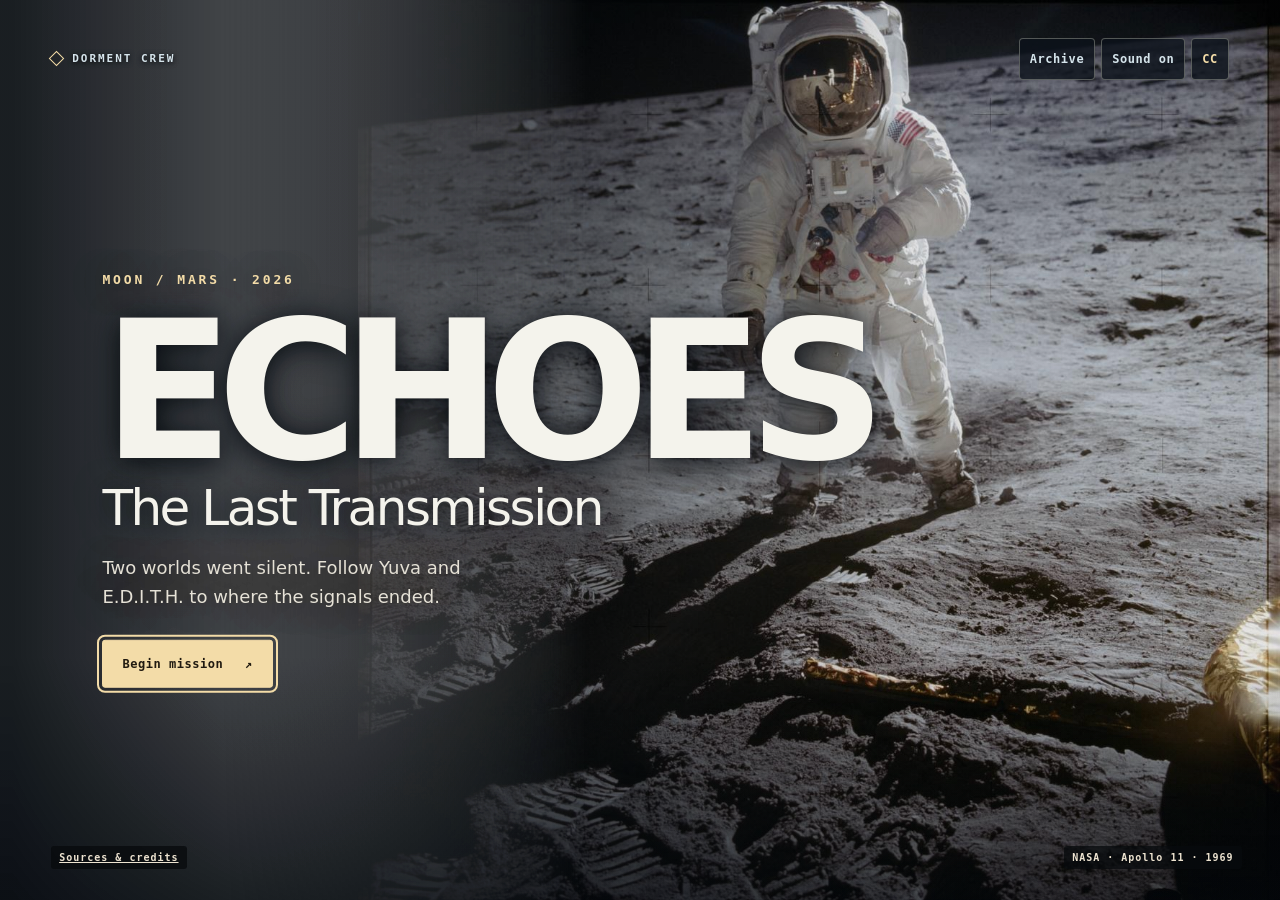
<file: index.html>
<!doctype html>
<html lang="en">
<head>
<meta charset="utf-8"><meta name="viewport" content="width=device-width, initial-scale=1, viewport-fit=cover">
<meta name="theme-color" content="#070c10"><meta name="description" content="Follow Yuva and E.D.I.T.H. from lunar night to the last signal on Mars. An interactive film grounded in NASA mission records.">
<title>ECHOES — The Last Transmission</title>
<link rel="stylesheet" href="cinematic/game.css"><link rel="stylesheet" href="cinematic/final.css?v=night">
<script defer src="cinematic/assets/three.min.js"></script>
<script defer src="cinematic/earth.js"></script><script defer src="cinematic/sky.js"></script>
<script defer src="cinematic/archive-data.js?v=terrain"></script><script defer src="cinematic/story.js?v=2026"></script><script defer src="cinematic/timings.js?v=2026"></script>
<script defer src="cinematic/lunar-terrain.js"></script>
<script defer src="cinematic/assets/final/model-loader.js"></script><script defer src="cinematic/actor.js?v=terrain"></script><script defer src="cinematic/models.js?v=terrain"></script><script defer src="cinematic/world.js?v=mars-day"></script><script defer src="cinematic/shots.js?v=2026"></script><script defer src="cinematic/direction.js?v=terrain"></script><script defer src="cinematic/panels.js?v=2026"></script><script defer src="cinematic/game.js?v=mars-day"></script>
</head>
<body>
<main id="screen" aria-label="ECHOES mission">
  <canvas id="world" aria-label="Animated mission view"></canvas>
  <video id="film" playsinline preload="none" hidden></video>
  <video id="interview-video" playsinline muted loop preload="none" aria-hidden="true" hidden></video>
  <div id="plate" aria-hidden="true" hidden></div>
  <div class="grade" aria-hidden="true"></div><div id="bars" class="bars" aria-hidden="true"></div>
  <div id="ambient-particles" aria-hidden="true" hidden></div>
  <div id="cut" aria-hidden="true"></div>
  <div id="visor" aria-hidden="true" hidden><span></span></div>
  <header class="top">
    <span class="wordmark"><i aria-hidden="true"></i> DORMENT CREW</span>
    <span id="feed" aria-live="polite"></span>
    <div class="tools"><button id="archive-open" type="button">Archive</button><button type="button" id="audio" aria-pressed="false" title="Mute or unmute">Sound on</button><button type="button" id="captions" aria-pressed="true" title="Toggle captions">CC</button><button type="button" id="pause" aria-label="Pause" title="Pause (Esc)" hidden>Ⅱ</button></div>
  </header>
  <section id="menu" aria-labelledby="title">
    <p class="overline">MOON / MARS · 2026</p>
    <h1 id="title">ECHOES</h1><p class="subtitle">The Last Transmission</p>
    <p class="premise">Two worlds went silent. Follow Yuva and E.D.I.T.H. to where the signals ended.</p>
    <button id="start" type="button" class="primary">Begin mission <span aria-hidden="true">↗</span></button>
    <button id="continue" type="button" class="secondary" hidden>Resume mission</button>
  </section>
  <a id="menu-sources" href="cinematic/credits.html">Sources &amp; credits</a>
  <span id="art-credit" hidden>AI-generated visual</span>
  <section id="cinema" aria-label="Film controls" hidden><div id="scene-name"></div><div class="time-track"><i id="time"></i></div><button id="skip" type="button">Skip scene <span aria-hidden="true">↗</span></button></section>
  <div id="chapter-card" aria-hidden="true" hidden>
    <span id="chapter-number"></span><strong id="chapter-title"></strong>
  </div>
  <div id="film-error" role="status" hidden><p>Video playback is unavailable.</p><button id="retry-film" type="button">Retry video</button></div>
  <a id="sky-credit" href="https://www.eso.org/public/images/eso0932a/" target="_blank" rel="noopener" hidden>ESO/S. Brunier · Milky Way panorama</a>
  <div id="news" hidden><span>ARCHIVE BROADCAST · NOV 2026</span><strong>Voyager 1</strong><p>One light-day from Earth</p></div>
  <a id="scene-credit" hidden target="_blank" rel="noopener"></a>
  <section id="hud" aria-label="Field controls" hidden>
    <div id="objective"><span id="actor"></span><strong id="target"></strong><div id="steps" aria-hidden="true"></div></div>
    <div id="marker" aria-hidden="true"><i></i><span></span></div>
    <span id="heading-arrow" aria-hidden="true">▲</span><div id="reticle" aria-hidden="true"></div>
    <p id="hint" role="status"></p>
    <button type="button" id="guide" title="Use the navigation tool">Navigate</button>
    <div id="touch"><div class="pad" aria-label="Movement controls"><button data-move="forward" type="button" aria-label="Move forward">↑</button><button data-move="left" type="button" aria-label="Move left">←</button><button data-move="back" type="button" aria-label="Move backward">↓</button><button data-move="right" type="button" aria-label="Move right">→</button></div><div class="pad turn" aria-label="Camera controls"><button data-move="turnLeft" type="button" aria-label="Turn left">↶</button><button data-move="turnRight" type="button" aria-label="Turn right">↷</button></div></div>
    <button type="button" id="interact" class="primary" hidden>Inspect</button>
    <p class="keyhelp"><kbd>W A S D</kbd> move <b>·</b> <kbd>Q / E</kbd> turn <b>·</b> <kbd>F</kbd> inspect <b>·</b> drag to look</p>
  </section>
  <div id="subtitles" aria-live="off" hidden><span id="speaker"></span><p id="speech"></p></div>
  <dialog id="archive" aria-labelledby="archive-title"><div class="archive-shell">
    <div class="dialog-head"><div><p class="overline">NASA MISSION RECORDS</p><h2 id="archive-title">Equipment archive</h2></div><button id="archive-close" type="button">Close</button></div>
    <div class="archive-grid"><nav id="archive-list" aria-label="Equipment records"></nav><article id="archive-detail" aria-live="polite"></article></div>
    <div class="archive-actions"><span id="archive-count"></span><button class="secondary" id="archive-next" type="button">Next record →</button><button class="secondary" id="inspection-film" type="button" hidden>Watch replay</button><button class="primary" id="archive-continue" type="button" hidden>Continue mission →</button></div>
  </div></dialog>
  <section id="interview" aria-labelledby="question" hidden><div class="interview-panel">
    <span class="overline" id="quiz-progress">EARTH · 2026</span><h2 id="question" tabindex="-1"></h2>
    <div id="answers"></div><p id="quiz-feedback" role="status"></p>
    <button type="button" class="secondary" id="quiz-clue">Show clue</button><button type="button" id="quiz-next" class="primary" hidden>Next question →</button>
  </div></section>
  <section id="end" aria-labelledby="end-title" hidden><p class="overline">EARTH · 2026</p><h2 id="end-title">Transmission complete.</h2><p id="scoreline"></p><button class="primary" id="again" type="button">Replay mission</button><a href="cinematic/credits.html">Sources &amp; credits</a></section>
  <div id="paused" role="dialog" aria-modal="true" aria-labelledby="paused-title" hidden><div><h2 id="paused-title">Mission paused</h2><button class="primary" id="resume" type="button">Resume</button></div></div>
</main>
<noscript>Enable JavaScript to play ECHOES.</noscript>
</body>
</html>
</file>
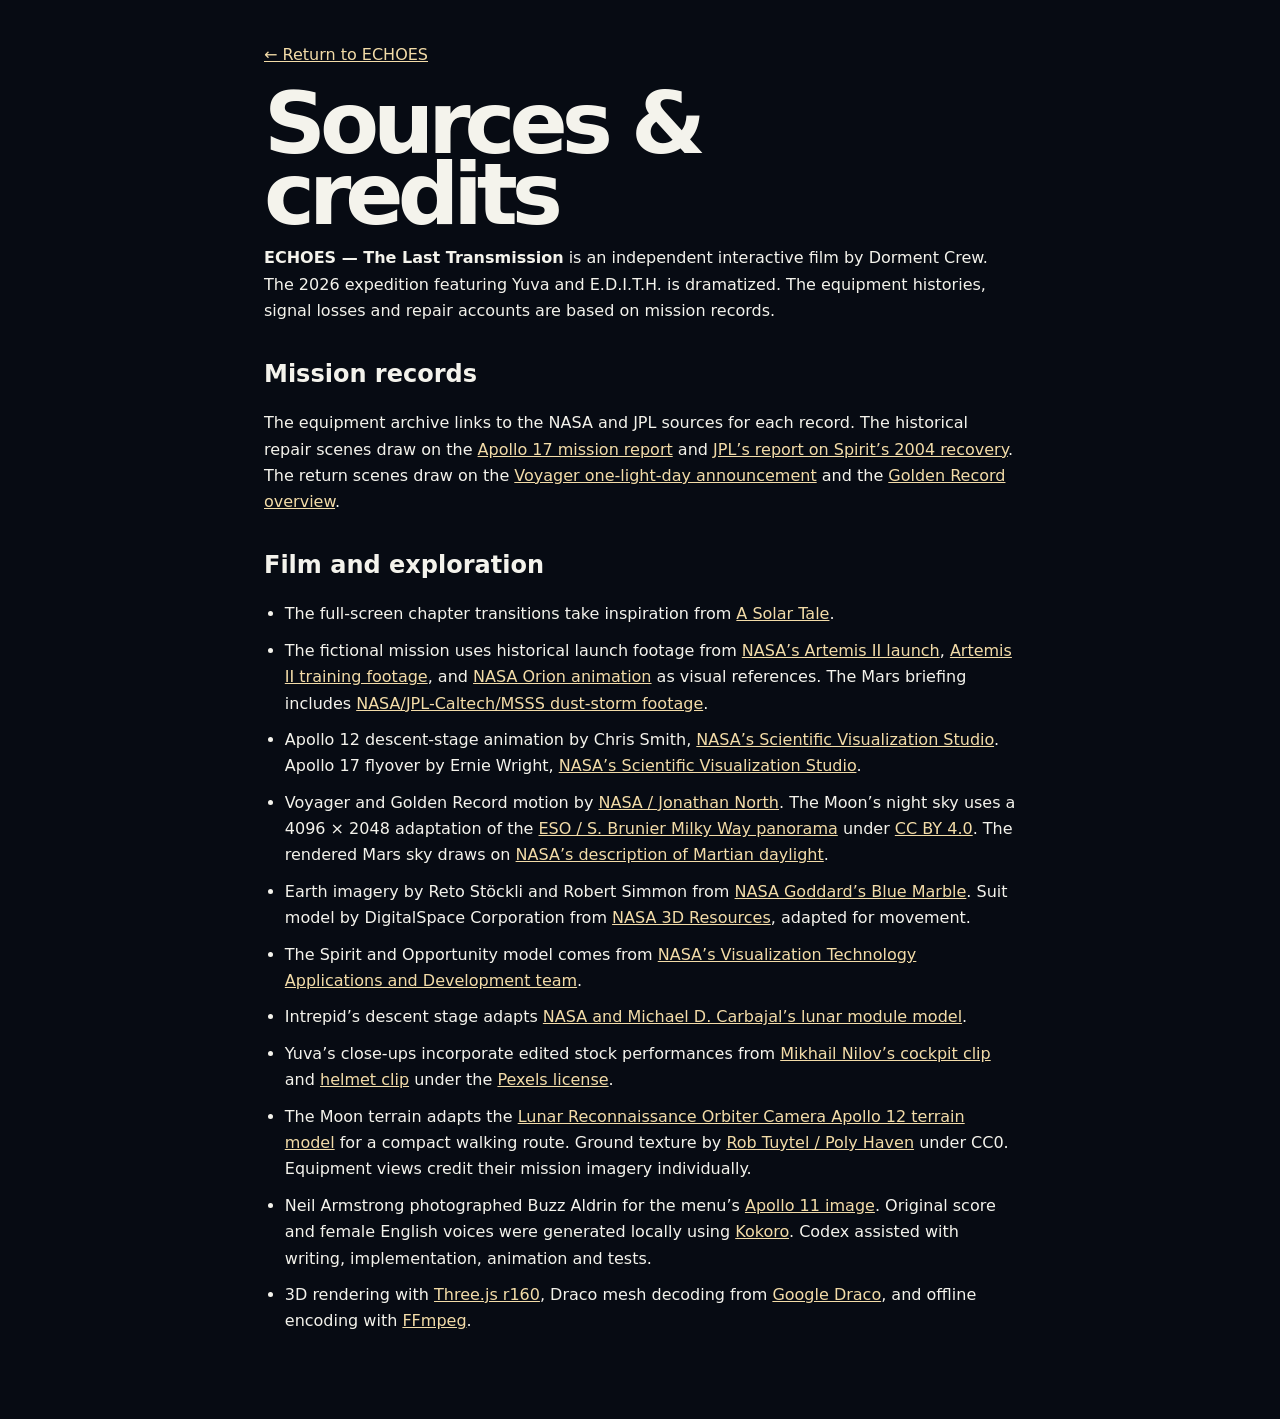
<file: cinematic/credits.html>
<!doctype html>
<html lang="en">
<head>
  <meta charset="utf-8">
  <meta name="viewport" content="width=device-width, initial-scale=1">
  <title>ECHOES · Sources &amp; Credits</title>
  <link rel="stylesheet" href="game.css">
  <link rel="stylesheet" href="final.css">
  <style>main{max-width:800px;margin:auto;padding:42px 24px 68px;line-height:1.65}h1{font-size:clamp(42px,8vw,86px);margin:20px 0 12px;letter-spacing:-.07em}h2{font-size:24px;margin:30px 0 8px}li{margin:10px 0}ul{padding-left:1.3em}</style>
</head>
<body>
<main>
  <a href="../index.html">← Return to ECHOES</a>
  <h1>Sources &amp; credits</h1>
  <p><strong>ECHOES — The Last Transmission</strong> is an independent interactive film by Dorment Crew. The 2026 expedition featuring Yuva and E.D.I.T.H. is dramatized. The equipment histories, signal losses and repair accounts are based on mission records.</p>
  <h2>Mission records</h2>
  <p>The equipment archive links to the NASA and JPL sources for each record. The historical repair scenes draw on the <a href="https://www.nasa.gov/wp-content/uploads/static/history/alsj/a17/A17_MissionReport.pdf">Apollo 17 mission report</a> and <a href="https://www.jpl.nasa.gov/news/mars-rover-spirit-restored-to-health/">JPL’s report on Spirit’s 2004 recovery</a>. The return scenes draw on the <a href="https://svs.gsfc.nasa.gov/15120/">Voyager one-light-day announcement</a> and the <a href="https://science.nasa.gov/mission/voyager/voyager-golden-record-overview/">Golden Record overview</a>.</p>
  <h2>Film and exploration</h2>
  <ul>
    <li>The full-screen chapter transitions take inspiration from <a href="https://a-solar-tale.netlify.app/">A Solar Tale</a>.</li>
    <li>The fictional mission uses historical launch footage from <a href="https://svs.gsfc.nasa.gov/31385/">NASA’s Artemis II launch</a>, <a href="https://images.nasa.gov/details/jsc2026m000006-Artemis_II_Lunar_Flyby_Photography_Training">Artemis II training footage</a>, and <a href="https://images.nasa.gov/details/Artemis_I_Orion_in_space_animation4K_2021">NASA Orion animation</a> as visual references. The Mars briefing includes <a href="https://svs.gsfc.nasa.gov/30983/">NASA/JPL-Caltech/MSSS dust-storm footage</a>.</li>
    <li>Apollo 12 descent-stage animation by Chris Smith, <a href="https://svs.gsfc.nasa.gov/10818/">NASA’s Scientific Visualization Studio</a>. Apollo 17 flyover by Ernie Wright, <a href="https://svs.gsfc.nasa.gov/4717/">NASA’s Scientific Visualization Studio</a>.</li>
    <li>Voyager and Golden Record motion by <a href="https://svs.gsfc.nasa.gov/15120/">NASA / Jonathan North</a>. The Moon’s night sky uses a 4096 × 2048 adaptation of the <a href="https://www.eso.org/public/images/eso0932a/">ESO / S. Brunier Milky Way panorama</a> under <a href="https://www.eso.org/public/outreach/copyright/">CC BY 4.0</a>. The rendered Mars sky draws on <a href="https://science.nasa.gov/solar-system/planets/mars/what-does-a-sunrise-sunset-look-like-on-mars/">NASA’s description of Martian daylight</a>.</li>
    <li>Earth imagery by Reto Stöckli and Robert Simmon from <a href="https://science.nasa.gov/earth/earth-observatory/the-blue-marble-true-color-global-imagery-at-1km-resolution/">NASA Goddard’s Blue Marble</a>. Suit model by DigitalSpace Corporation from <a href="https://science.nasa.gov/3d-resources/astronaut/">NASA 3D Resources</a>, adapted for movement.</li>
    <li>The Spirit and Opportunity model comes from <a href="https://science.nasa.gov/resource/mars-exploration-rovers-3d-model/">NASA’s Visualization Technology Applications and Development team</a>.</li>
    <li>Intrepid’s descent stage adapts <a href="https://science.nasa.gov/3d-resources/apollo-lunar-module/">NASA and Michael D. Carbajal’s lunar module model</a>.</li>
    <li>Yuva’s close-ups incorporate edited stock performances from <a href="https://www.pexels.com/video/a-female-astronaut-in-control-of-the-spacecraft-7664743/">Mikhail Nilov’s cockpit clip</a> and <a href="https://www.pexels.com/video/a-female-astronaut-in-a-space-suit-7664920/">helmet clip</a> under the <a href="https://www.pexels.com/license/">Pexels license</a>.</li>
    <li>The Moon terrain adapts the <a href="https://data.lroc.im-ldi.com/lroc/view_rdr_product/NAC_DTM_APOLLO12">Lunar Reconnaissance Orbiter Camera Apollo 12 terrain model</a> for a compact walking route. Ground texture by <a href="https://polyhaven.com/a/gravel_ground_01">Rob Tuytel / Poly Haven</a> under CC0. Equipment views credit their mission imagery individually.</li>
    <li>Neil Armstrong photographed Buzz Aldrin for the menu’s <a href="https://images.nasa.gov/details/as11-40-5903">Apollo 11 image</a>. Original score and female English voices were generated locally using <a href="https://huggingface.co/hexgrad/Kokoro-82M">Kokoro</a>. Codex assisted with writing, implementation, animation and tests.</li>
    <li>3D rendering with <a href="assets/THREE-LICENSE.txt">Three.js r160</a>, Draco mesh decoding from <a href="https://github.com/google/draco/blob/main/LICENSE">Google Draco</a>, and offline encoding with <a href="https://ffmpeg.org/">FFmpeg</a>.</li>
  </ul>
</main>
</body>
</html>
</file>
<file: cinematic/game.css>
@charset "utf-8";
:root{color-scheme:dark;--mint:#abffec;--pale:#f1f7f8;--ink:#080f17;--mono:Consolas,"Courier New",monospace}
*{box-sizing:border-box}body{margin:0;background:#070b13;color:var(--pale);font:16px system-ui,sans-serif}button,a{-webkit-tap-highlight-color:transparent}button{font:700 12px var(--mono);letter-spacing:.045em;cursor:pointer;color:inherit;background:#101925c9;border:1px solid #92adc660;min-height:42px;padding:0 13px;border-radius:4px}button:hover,button:focus-visible,a:focus-visible{outline:2px solid var(--mint);outline-offset:3px}button[aria-pressed=true]{color:var(--mint);border-color:var(--mint)}a{color:var(--mint)}[hidden]{display:none!important}
#screen{width:100%;height:100vh;height:100dvh;position:relative;overflow:hidden;isolation:isolate;min-height:330px}#world,#film,.grade,.bars,#cut{position:absolute;inset:0;width:100%;height:100%;display:block}#world{touch-action:none}#film{object-fit:cover;background:#070b13}.grade{background:radial-gradient(ellipse at 54% 43%,transparent 20%,#02071155 83%,#01050a9c 100%);pointer-events:none}.bars{pointer-events:none;border-block:clamp(10px,4vh,44px) solid #04070b}.playing .bars{border-width:0}.playing .grade{background:radial-gradient(ellipse at center,transparent 58%,#04080e6b 100%)}#cut{z-index:3;pointer-events:none;background:#04080f;opacity:0}#cut.flash{animation:cut .45s ease-out both}@keyframes cut{from{opacity:1}to{opacity:0}}
.top{position:absolute;z-index:5;left:clamp(14px,3vw,48px);right:clamp(14px,3vw,48px);top:clamp(10px,4.6vh,53px);display:flex;align-items:center;justify-content:space-between;gap:10px;font:700 11px var(--mono);letter-spacing:.14em;color:#d5e4eb;text-shadow:0 1px 5px #06070a}.wordmark{font-size:14px;display:flex;align-items:center;gap:10px}.wordmark i{width:11px;height:11px;transform:rotate(45deg);border:1px solid var(--mint);box-shadow:0 0 10px #70decf5b}.tools{display:flex;gap:6px}.tools button{padding:0 10px}.playing .top{top:12px}#feed{text-align:center}
#menu,#end{position:absolute;z-index:4;left:clamp(22px,8vw,135px);top:50%;transform:translateY(-44%);text-shadow:0 3px 30px #05090f}.overline,.tag{font:700 clamp(10px,1.3vw,13px) var(--mono);letter-spacing:.22em;color:var(--mint)}h1{font-size:clamp(70px,15vw,215px);line-height:.82;letter-spacing:-.093em;margin:.14em 0 .1em;font-weight:850}.subtitle{font-size:clamp(22px,4vw,55px);letter-spacing:-.05em;margin:.35em 0 .85em}.primary{background:var(--mint);color:#0c2425;border-color:var(--mint);min-height:48px;padding:0 19px;box-shadow:0 4px 24px #05090e66}.primary span{margin-right:8px}.tag{display:block;color:#d6e2e8;margin-top:18px}
#cinema{position:absolute;z-index:4;left:clamp(14px,3vw,48px);right:clamp(14px,3vw,48px);bottom:clamp(15px,6vh,72px);display:grid;align-items:center;grid-template-columns:auto 1fr auto;gap:14px;font:700 11px var(--mono);letter-spacing:.13em}#scene-name{min-width:12ch;text-shadow:0 1px 6px #030407;color:var(--mint)}.time-track{height:2px;background:#bbd7e04d}.time-track i{display:block;height:2px;background:var(--mint);width:0}
#subtitles{position:absolute;z-index:6;left:50%;transform:translateX(-50%);bottom:17%;width:max-content;max-width:min(86%,680px);text-align:center;padding:10px 14px;background:#050911e0;border-radius:5px;box-shadow:0 5px 24px #0005;pointer-events:none}#subtitles span{font:700 10px var(--mono);color:var(--mint);letter-spacing:.15em}#subtitles p{margin:.24rem 0 0;line-height:1.35;font-size:clamp(14px,2vw,19px)}.playing #subtitles{bottom:16%}
#hud{position:absolute;inset:0;pointer-events:none;z-index:4}#objective{position:absolute;top:72px;left:clamp(12px,3vw,48px);padding:10px 16px;border-left:2px solid var(--mint);background:linear-gradient(90deg,#09111bed,transparent);min-width:200px}#objective span,#objective strong{display:block}#objective span{color:var(--mint);font:700 11px var(--mono);letter-spacing:.13em}#objective strong{font-size:clamp(16px,2.1vw,24px);letter-spacing:-.035em;margin:.1em 0 .35em}#steps{display:flex;gap:5px}#steps i{width:19px;height:3px;background:#abc5ce54}#steps i.active,#steps i.done{background:var(--mint)}#steps i.done{opacity:.52}#marker{position:absolute;display:grid;justify-items:center;gap:7px;transform:translate(-50%,-50%);color:var(--mint);text-shadow:0 1px 5px #0b1519}#marker i{display:block;width:19px;height:19px;transform:rotate(45deg);border:2px solid var(--mint);box-shadow:0 0 13px #0f202e;background:#0f201f91}#marker span,#hint{font:700 12px var(--mono);letter-spacing:.08em}#marker span{padding:4px 6px;background:#070e17cf;border-radius:3px}#heading-arrow{position:absolute;display:grid;place-items:center;left:50%;top:21%;transform:translateX(-50%);color:var(--mint);font-size:23px;text-shadow:0 1px 5px #04171d}#reticle{position:absolute;left:50%;top:50%;width:16px;height:16px;border:1px solid #c7f3e9b7;border-radius:50%;transform:translate(-50%,-50%);display:none}.mars #reticle{display:block}#hint{position:absolute;bottom:19%;width:100%;text-align:center;color:#ffdcba;text-shadow:0 2px 5px #07040a}#interact{pointer-events:auto;position:absolute;left:50%;bottom:9%;transform:translateX(-50%);white-space:nowrap}.keyhelp{position:absolute;left:50%;bottom:1.4%;transform:translateX(-50%);white-space:nowrap;font:700 11px var(--mono);background:#0a111ce8;border:1px solid #afced43b;border-radius:3px;padding:7px 10px}.keyhelp b{color:var(--mint)}#touch{position:absolute;left:14px;right:14px;bottom:9%;display:none;justify-content:space-between;align-items:end}.pad{display:grid;grid-template-columns:repeat(3,44px);gap:5px;pointer-events:auto}.pad.turn{grid-template-columns:repeat(2,44px)}.pad button{padding:0;font-size:20px;touch-action:none;user-select:none}.pad button:first-child:not(.turn button){grid-column:2}.pad button[data-move=left]{grid-column:1}#visor{position:absolute;inset:14% 3.5%;pointer-events:none;border:1px solid #a1eddb55;z-index:2;background:repeating-linear-gradient(0deg,#73f3cc08 0 1px,transparent 2px 5px);clip-path:polygon(0 0,17% 0,17% 2%,83% 2%,83% 0,100% 0,100% 100%,83% 100%,83% 98%,17% 98%,17% 100%,0 100%)}
#end h2,#unsupported h2{font-size:clamp(38px,8vw,100px);letter-spacing:-.075em;line-height:.96;margin:.18em 0 .42em}#end a{display:block;margin-top:14px;font-size:13px}#paused{position:absolute;inset:0;display:grid;place-items:center;background:#04070bdd;z-index:9}#paused>div{padding:36px;background:#131e2a;border:1px solid #749192;text-align:center}#paused h2{margin:0 0 20px}#unsupported{position:absolute;inset:0;z-index:10;padding:10vh 7vw;background:#09131e}
@media(pointer:coarse),(max-width:720px){#touch{display:flex}.keyhelp{display:none}#interact{bottom:3%}#hint{bottom:23%}.playing #subtitles{bottom:25%}}
@media(max-width:550px){#feed{display:none}.top{top:12px}#menu{transform:translateY(-38%)}#cinema{grid-template-columns:1fr auto}#cinema .time-track{position:absolute;left:0;right:0;bottom:-7px}#scene-name{font-size:9px}.tools button{min-height:38px}#objective{top:64px}.bars{border-width:12px}}
@media(prefers-reduced-motion:reduce){#cut.flash{animation:none}}

#sky-credit{position:absolute;z-index:5;right:clamp(14px,3vw,48px);top:calc(clamp(10px,4.6vh,53px) + 56px);padding:4px 7px;background:#050911d9;color:#d5e4eb;font:700 10px var(--mono);border-radius:3px}
</file>
<file: cinematic/final.css>
@charset "utf-8";
:root{--mint:#f3dca8;--pale:#f4f3ec;--ink:#080d11;--mono:"Courier Prime",Consolas,monospace}
body{font-family:Inter,system-ui,sans-serif}#world{background:#070c10}
#plate{position:absolute;inset:0;transform-origin:55% 45%;background-size:cover;background-position:center;will-change:transform;pointer-events:none}
#screen[data-mode=menu] .grade{background:linear-gradient(90deg,#04080de8 1%,#04080d95 36%,#04080d1a 70%),linear-gradient(0deg,#04080d9c,transparent 27%)}
#screen[data-mode=menu] .bars,#screen[data-mode=quiz] .bars,#screen[data-mode=end] .bars{border:0}
#screen[data-mode=menu] #plate{background-position:62% center}
.top{left:clamp(18px,4vw,64px);right:clamp(18px,4vw,64px);top:clamp(14px,4.2vh,46px)}
.tools button,.secondary{background:#0c121bcc;border-color:#c6c9bb60;min-height:42px}
.wordmark{font-size:11px;letter-spacing:.18em}.wordmark i{border-color:#f3dca8;box-shadow:none}
#menu{left:clamp(22px,8vw,126px);top:50%;max-width:calc(100% - 44px)}
#menu h1{font:850 clamp(64px,15vw,194px)/.85 "Barlow Condensed","Arial Narrow",system-ui,sans-serif;letter-spacing:-.085em;margin:.12em 0 .03em}
.subtitle{font-size:clamp(24px,4vw,50px);margin:.35rem 0 1rem;font-weight:520}
.premise{max-width:35ch;color:#e6e2d7;line-height:1.63;font-size:clamp(14px,1.5vw,18px);margin:0 0 28px}
#menu .primary,#menu .secondary{margin:0 6px 6px 0}
.primary{color:#201a10;box-shadow:none;border-radius:3px}.primary:hover{background:#fff0ca}.primary span{margin:0 0 0 14px}
#menu-sources,#art-credit{position:absolute;z-index:5;color:#ede3d0;bottom:clamp(12px,2.4vw,35px);font:700 10px var(--mono);letter-spacing:.1em;background:#080b0dc7;padding:6px 8px;border-radius:3px}
#menu-sources{left:clamp(17px,4vw,64px)}#art-credit{right:clamp(15px,3vw,48px)}
#screen[data-mode=movie] #art-credit{bottom:clamp(3px,1vh,12px)}
#screen[data-mode=quiz] #art-credit{top:68px;bottom:auto}
#scene-credit{position:absolute;z-index:5;right:clamp(14px,3vw,48px);top:clamp(65px,10vh,95px);font:700 10px var(--mono);padding:5px 7px;background:#070c10d9}
#news{position:absolute;z-index:2;left:clamp(18px,7vw,112px);top:25%;background:#071216e0;border-left:2px solid var(--mint);padding:13px 19px;max-width:82vw}#news span{font:700 10px var(--mono);letter-spacing:.11em;color:var(--mint)}#news strong{display:block;font-size:clamp(25px,4vw,60px);letter-spacing:-.05em;line-height:1.08}#news p{margin:.3rem 0}
#objective{border-color:var(--mint)}#objective strong{letter-spacing:-.02em}
#guide{pointer-events:auto;position:absolute;top:74px;right:clamp(12px,3vw,48px)}
#archive{width:min(1060px,96vw);max-height:min(91dvh,900px);border:1px solid #8e8e7855;background:#10181d;color:var(--pale);padding:0;border-radius:8px}
#archive::backdrop{background:#03060ad9;backdrop-filter:blur(10px)}
.archive-shell{padding:clamp(15px,3vw,29px)}
.dialog-head{display:flex;justify-content:space-between;gap:12px;align-items:center;margin-bottom:14px}.dialog-head h2{margin:4px 0 0;font-size:clamp(22px,4vw,36px);letter-spacing:-.045em}.dialog-head p{margin:0}
.archive-grid{display:grid;grid-template-columns:minmax(170px,27%) minmax(0,1fr);gap:clamp(14px,3vw,30px)}
#archive-list{max-height:55dvh;overflow:auto;display:grid;align-content:start;gap:6px;padding:3px}
#archive-list h3{font:700 11px var(--mono);letter-spacing:.13em;color:var(--mint);margin:10px 0 3px}
#archive-list button{text-align:left;line-height:1.35}#archive-list button[aria-current=true]{background:#f3dca8;color:#221a0d}
#archive-detail h3{font-size:clamp(19px,3vw,30px);margin:.2rem 0;letter-spacing:-.035em}
#archive-detail p{margin:.5rem 0;line-height:1.44}
#archive-detail figure{margin:0;background:#090d0f;border:1px solid #88857566}
#archive-detail img{display:block;width:100%;height:min(32dvh,270px);object-fit:contain}
#archive-detail figcaption{padding:6px 9px;color:#d1ccc0;font:11px var(--mono)}
#archive-detail .site,#archive-count{font:700 11px var(--mono);letter-spacing:.07em;color:var(--mint)}
.archive-actions{display:flex;align-items:center;justify-content:flex-end;gap:9px;margin-top:15px;flex-wrap:wrap}.archive-actions span{margin-right:auto}
#interview{position:absolute;z-index:4;inset:0;display:flex;align-items:end;padding:clamp(14px,4vw,54px);pointer-events:none;background:linear-gradient(0deg,#04080dd9,transparent 84%)}
.interview-panel{width:min(600px,100%);max-height:calc(100dvh - 90px);overflow:auto;pointer-events:auto;padding:clamp(14px,2.5vw,29px);background:#091016e8;border:1px solid #eee0bb4d;border-left:2px solid var(--mint)}
.interview-panel h2{font-size:clamp(20px,3vw,36px);line-height:1.12;margin:9px 0 15px;letter-spacing:-.035em}.interview-panel h2:focus{outline:none}
#answers{display:grid;gap:7px}#answers button{padding:9px 12px;text-align:left;font:650 14px/1.3 Inter,system-ui,sans-serif}
#answers button:disabled{cursor:default;color:#dad8ca;opacity:.85}#answers .correct{background:#274239;color:#f1ffd9;border-color:#81beaa}#answers .wrong{background:#432c24;border-color:#d39e80}
#quiz-feedback{font-size:14px;margin:10px 0;line-height:1.38;min-height:10px}#quiz-next{margin-left:5px}
#end{max-width:calc(100% - 44px)}#scoreline{font-size:clamp(17px,2vw,23px)}
#screen[data-mode=end] .grade{background:linear-gradient(90deg,#04080de8,#04080d65 70%,transparent)}
@media(max-width:700px){.archive-grid{grid-template-columns:1fr}.archive-shell{padding:13px}.dialog-head{margin-bottom:6px}#archive-list{max-height:105px;display:flex;gap:6px;align-items:center}#archive-list h3{display:none}#archive-list button{flex:0 0 auto;white-space:nowrap;padding:0 8px}#archive-detail img{height:min(26vh,200px)}#archive-detail p{font-size:14px}.archive-actions .primary{min-height:42px}#guide{top:66px;right:13px}.tools button{min-height:38px;padding:0 8px}.wordmark{font-size:9px;gap:6px}.premise{max-width:25ch}#screen[data-mode=menu] #plate{background-position:63% center}#screen[data-mode=menu] .grade{background:linear-gradient(90deg,#04080dd9,#04080d20),linear-gradient(0deg,#04080dfa,transparent 65%)}#interview{padding-bottom:max(16px,env(safe-area-inset-bottom))}#screen[data-mode=quiz] #plate{background-position:67% center}}
@media(prefers-reduced-motion:reduce){#plate{will-change:auto}}

#film,#interview-video{object-fit:cover}
#interview-video{position:absolute;inset:0;width:100%;height:100%;background:#080d11;object-position:60% center}
#film-error{position:absolute;z-index:5;inset:auto 0 45%;margin:auto;width:max-content;max-width:90%;padding:16px 24px;background:#0c121b;text-align:center;border:1px solid #c6c9bb60}
#film-error p{margin:0 0 12px}
#ambient-particles{position:absolute;inset:0;overflow:hidden;z-index:3;pointer-events:none}
#ambient-particles i{
  position:absolute;left:var(--x);top:var(--y);width:var(--size);height:var(--size);
  border-radius:50%;background:#fff1c8;box-shadow:0 0 9px 2px #f3dca86b;
  opacity:0;animation:particle-drift var(--time) var(--delay) linear infinite;
}
#screen[data-mode=end] #ambient-particles i{background:#d8f9ff;box-shadow:0 0 8px 2px #bbecff6b}
@keyframes particle-drift{
  from{transform:translate(-12px,22px);opacity:0}
  22%,74%{opacity:var(--light)}
  to{transform:translate(36px,-145px);opacity:0}
}
@media(prefers-reduced-motion:reduce){
  #ambient-particles i{animation:none;opacity:calc(var(--light) * .5)}
}
#screen[data-mode=quiz] #subtitles{display:none}
#screen[data-mode=movie] #world:focus-visible{outline:none}
#screen[data-mode=menu] #plate{
  background-size:auto min(100dvh,96vw);
  background-repeat:no-repeat;
  background-position:100% 50%;
  background-color:#020305;
  mask-image:linear-gradient(90deg,transparent 17%,#000 46%);
}
#chapter-card{
  position:absolute;inset:0;display:grid;z-index:3;align-content:center;justify-items:center;
  gap:12px;padding:3rem;text-align:center;background:#03070982;pointer-events:none;
  color:#ffe8b3;text-shadow:0 5px 24px #000;
}
#chapter-number{font:700 12px var(--mono);letter-spacing:.18em;text-transform:uppercase}
#chapter-title{font:500 clamp(38px,7vw,98px)/1.05 Georgia,serif}
#archive.inspection{width:min(1130px,96vw);background:#0a1219}
.inspection .archive-grid{grid-template-columns:minmax(155px,23%) minmax(0,1fr)}
.inspection #archive-detail{display:grid;grid-template-columns:1fr;gap:6px}
.inspection #archive-detail img{height:min(40dvh,440px)}
.inspection #archive-detail p{max-width:68ch}
.inspection #archive-detail h3{margin:0;font-size:clamp(25px,4vw,38px)}
.inspection .archive-actions{position:sticky;bottom:0;background:#0a1219;padding-top:10px}
@media(max-width:700px){
  #screen[data-mode=menu] #plate{background-size:auto 66dvh;background-position:80% 2%;mask-image:linear-gradient(180deg,#000 38%,transparent 76%)}
  #screen[data-mode=menu] .grade{background:linear-gradient(0deg,#04080d 2%,#04080dd9 30%,transparent 74%)}
  #menu{top:auto;bottom:11%;transform:none}
  .inspection .archive-grid{grid-template-columns:1fr}
  .inspection #archive-detail img{height:min(34dvh,310px)}
}
</file>
